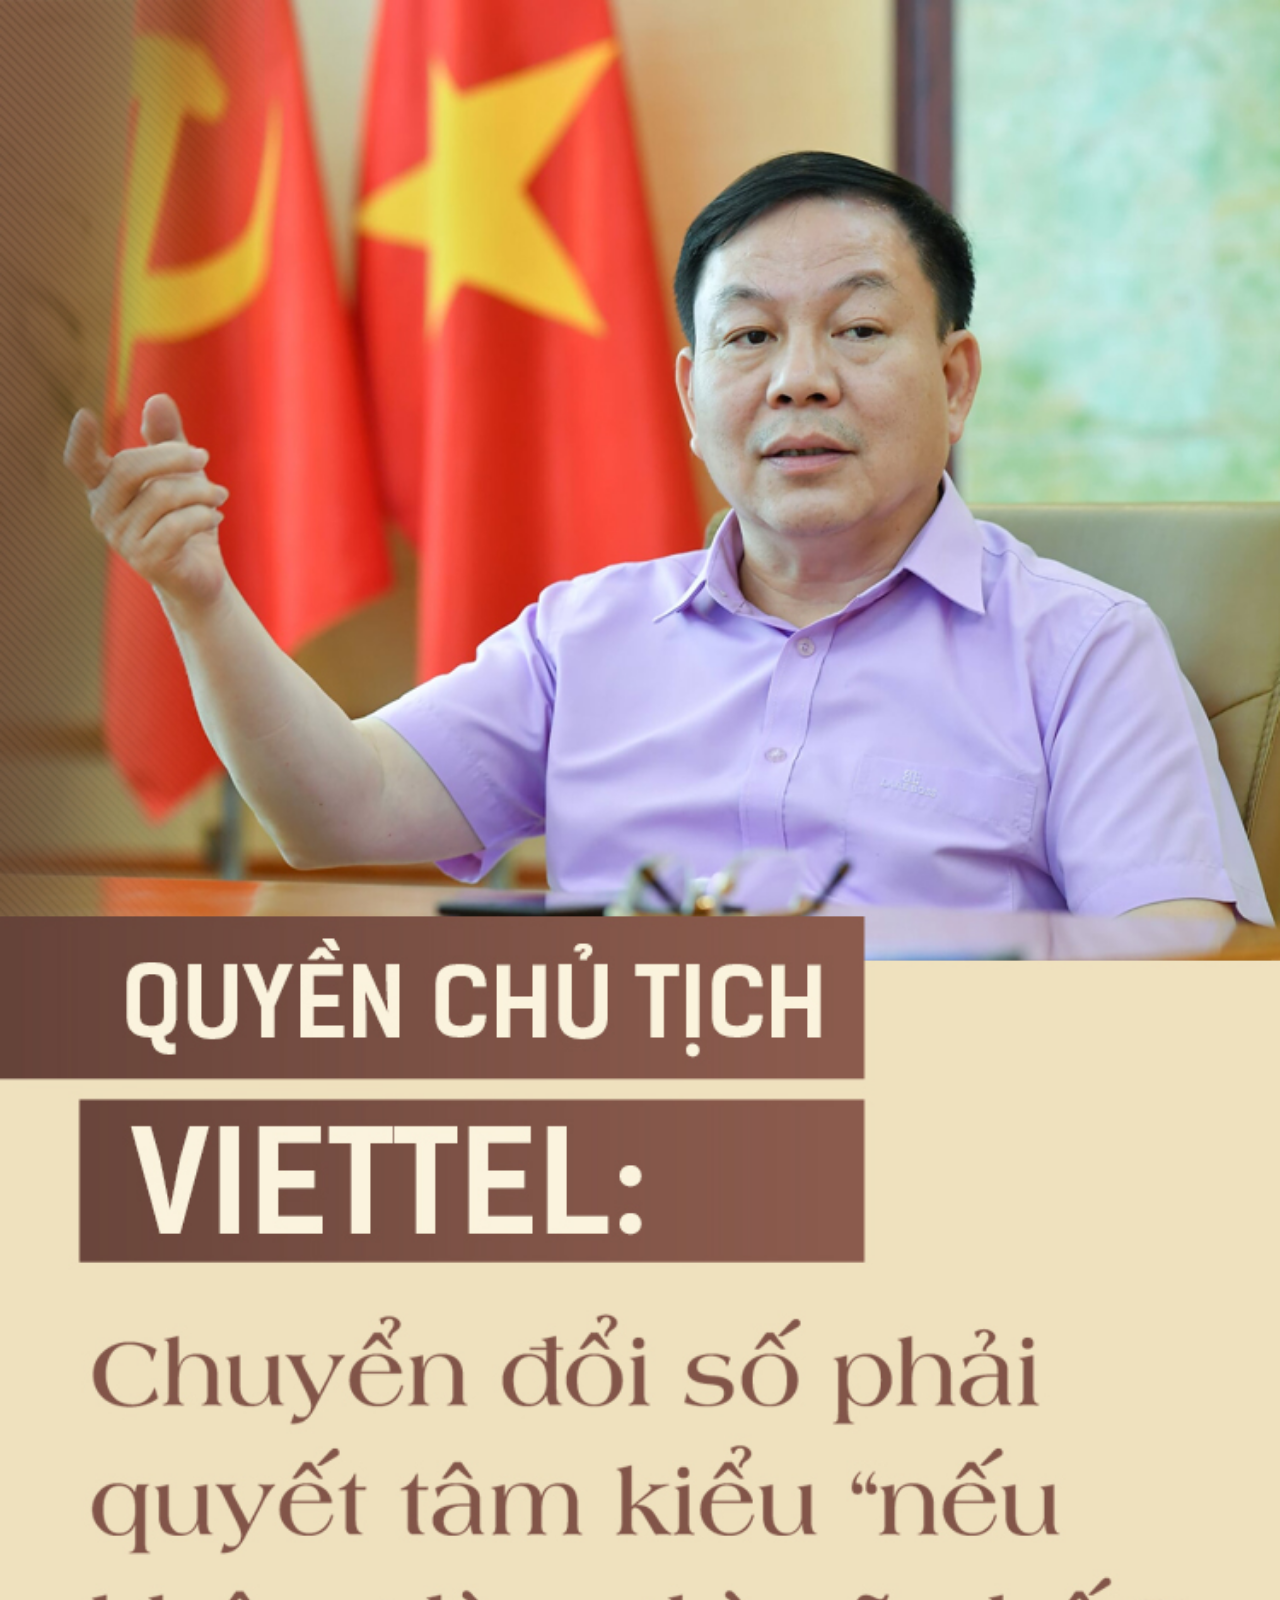
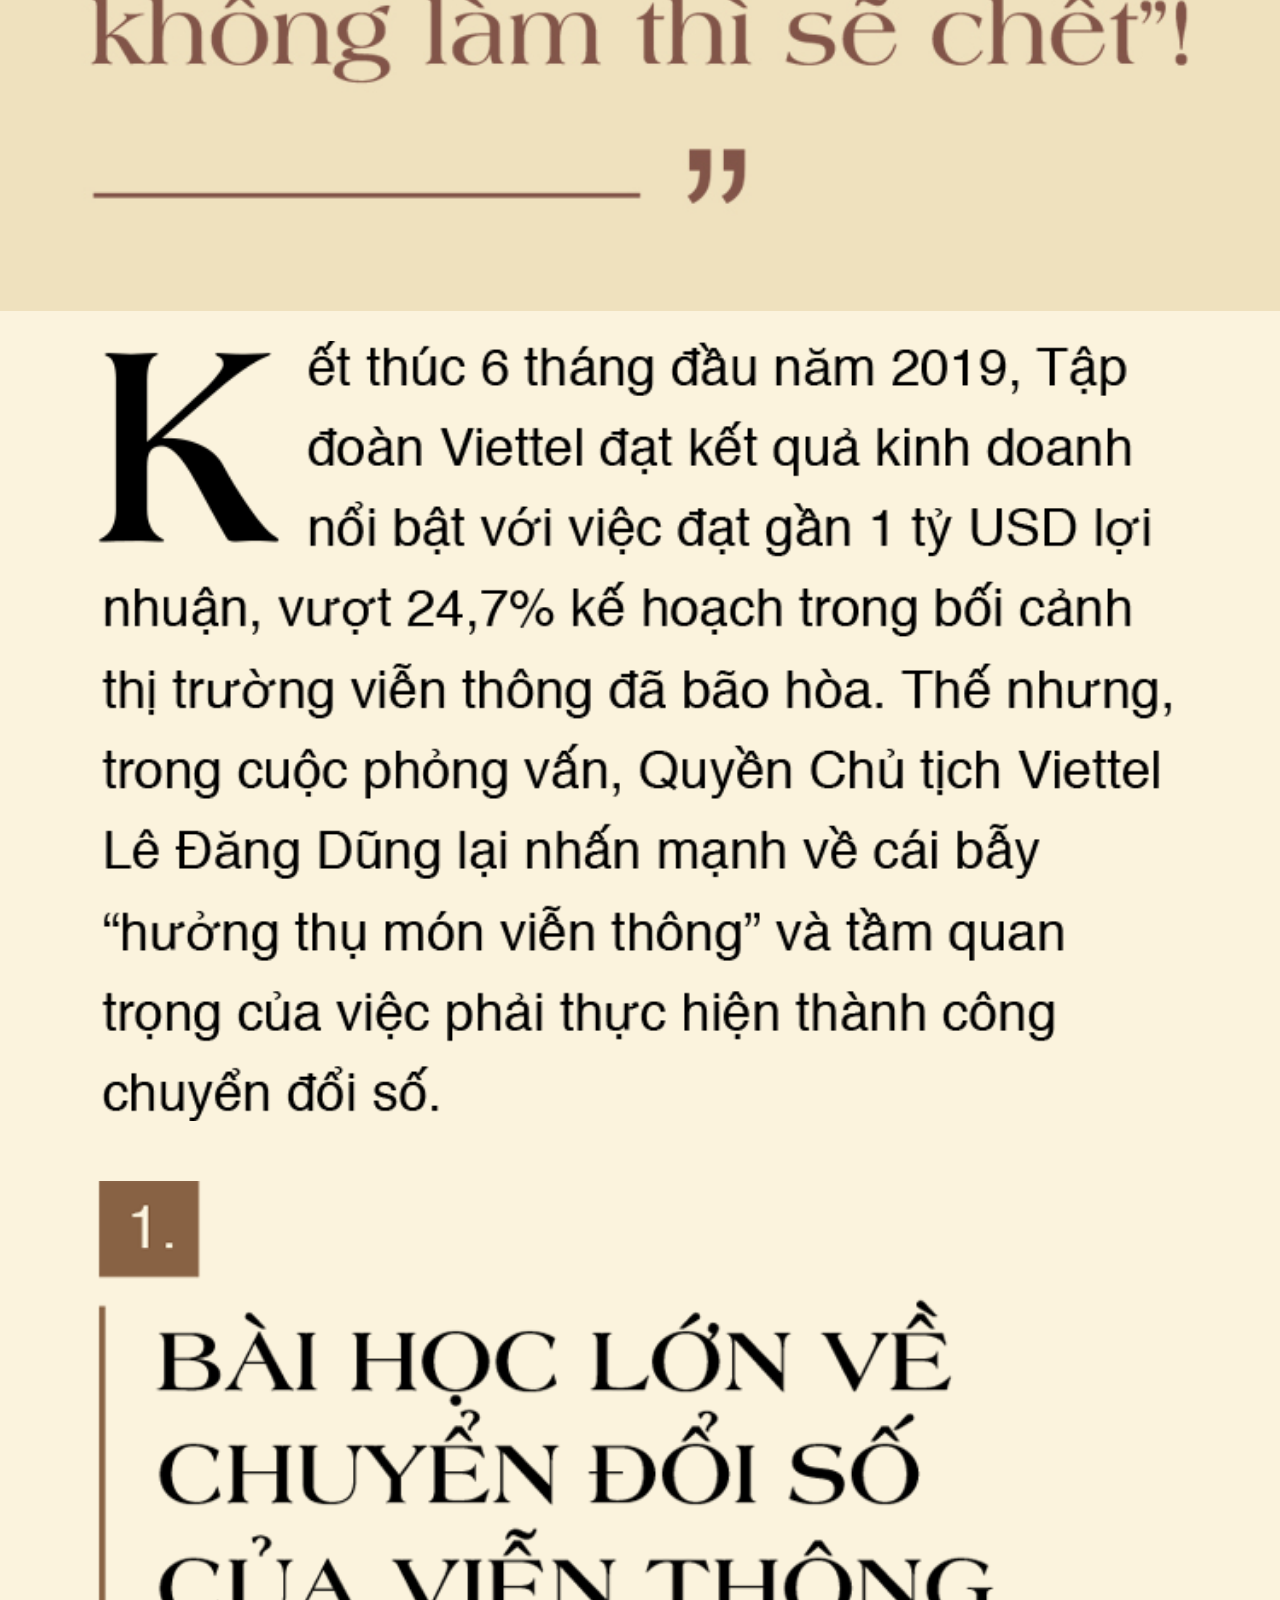
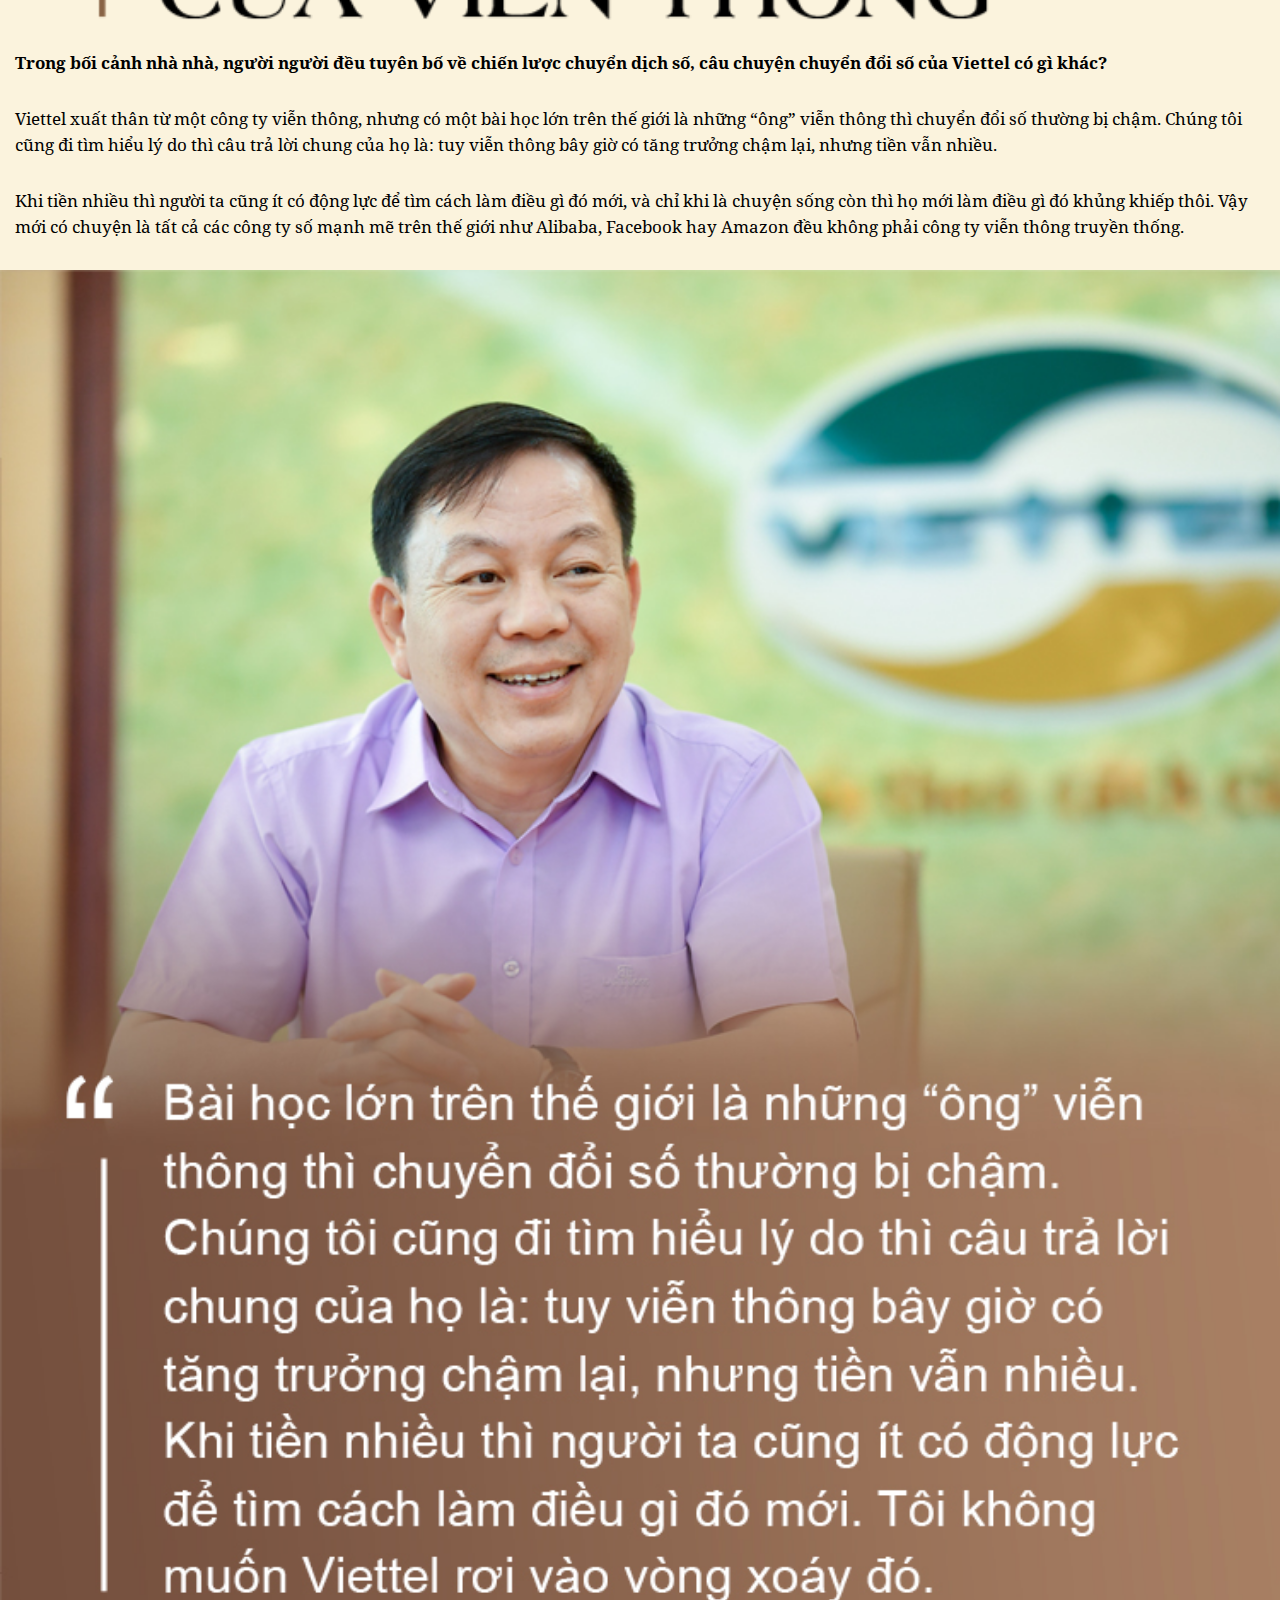
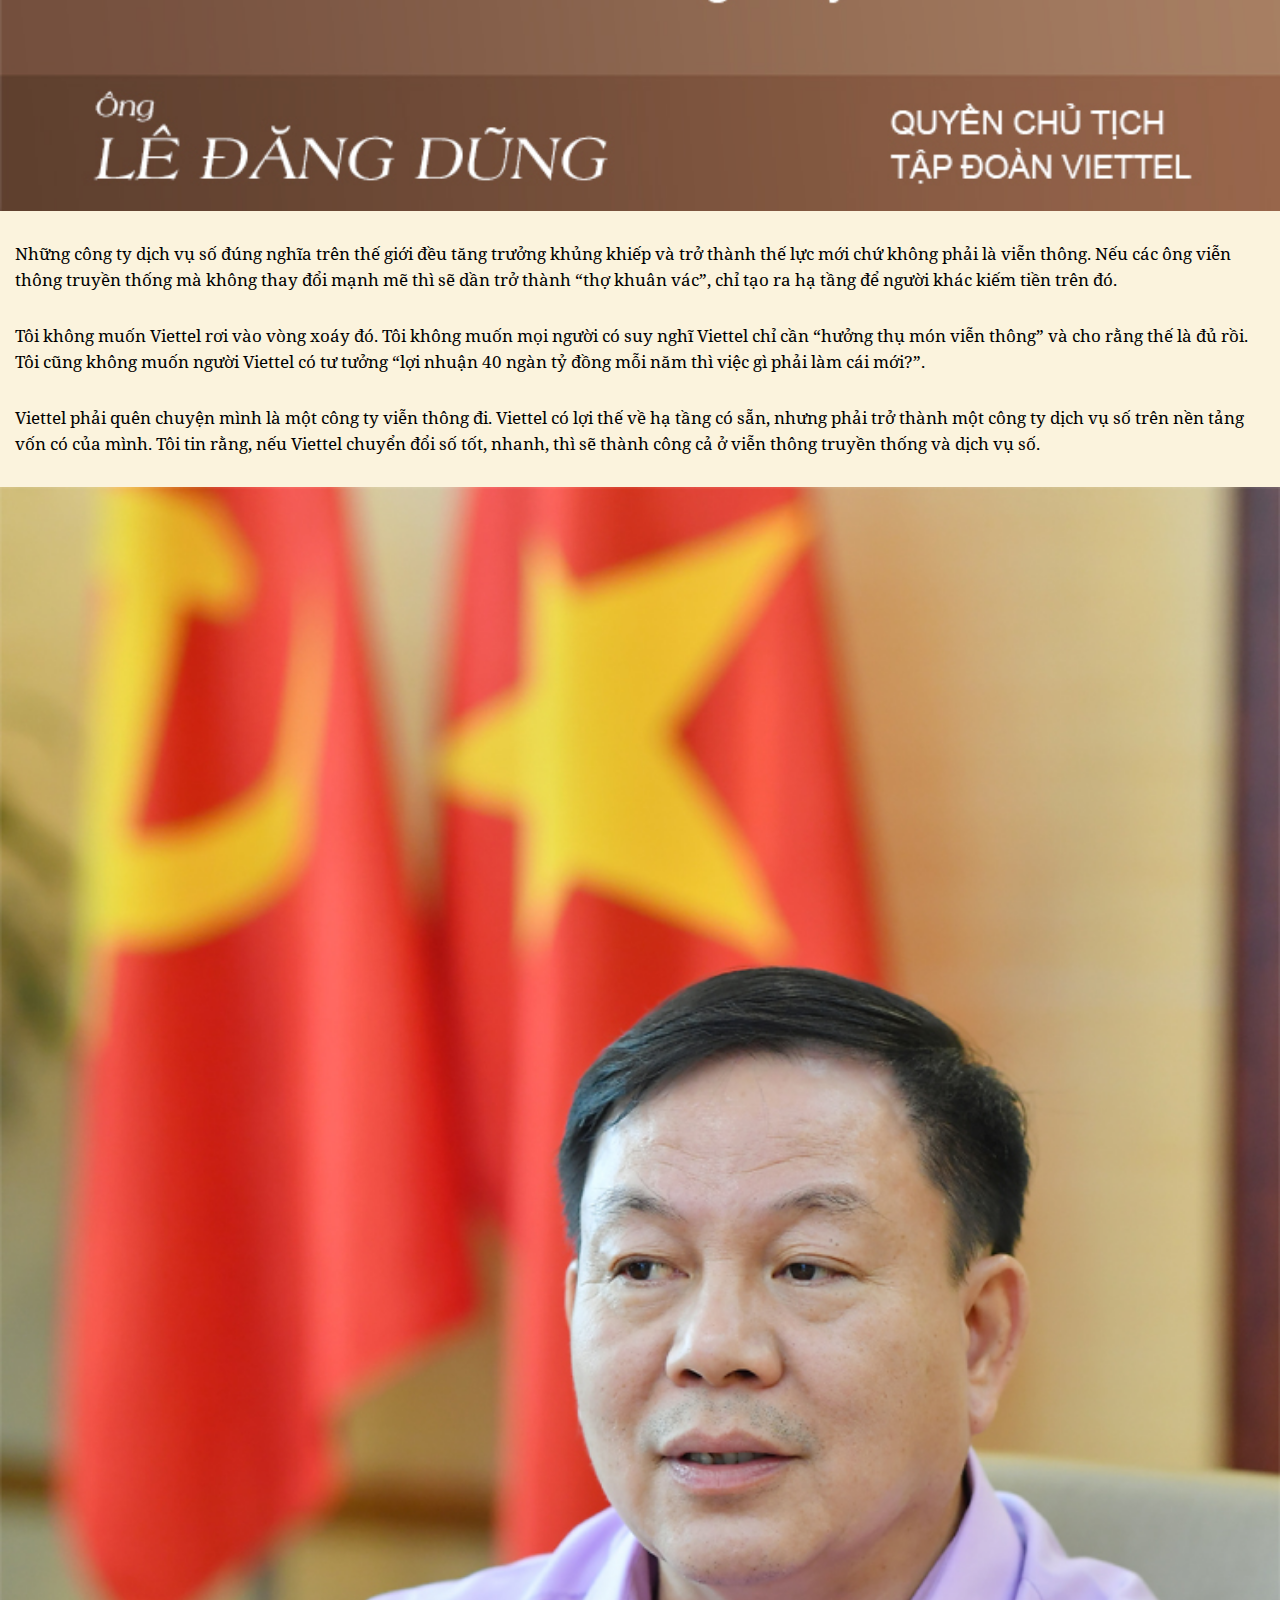
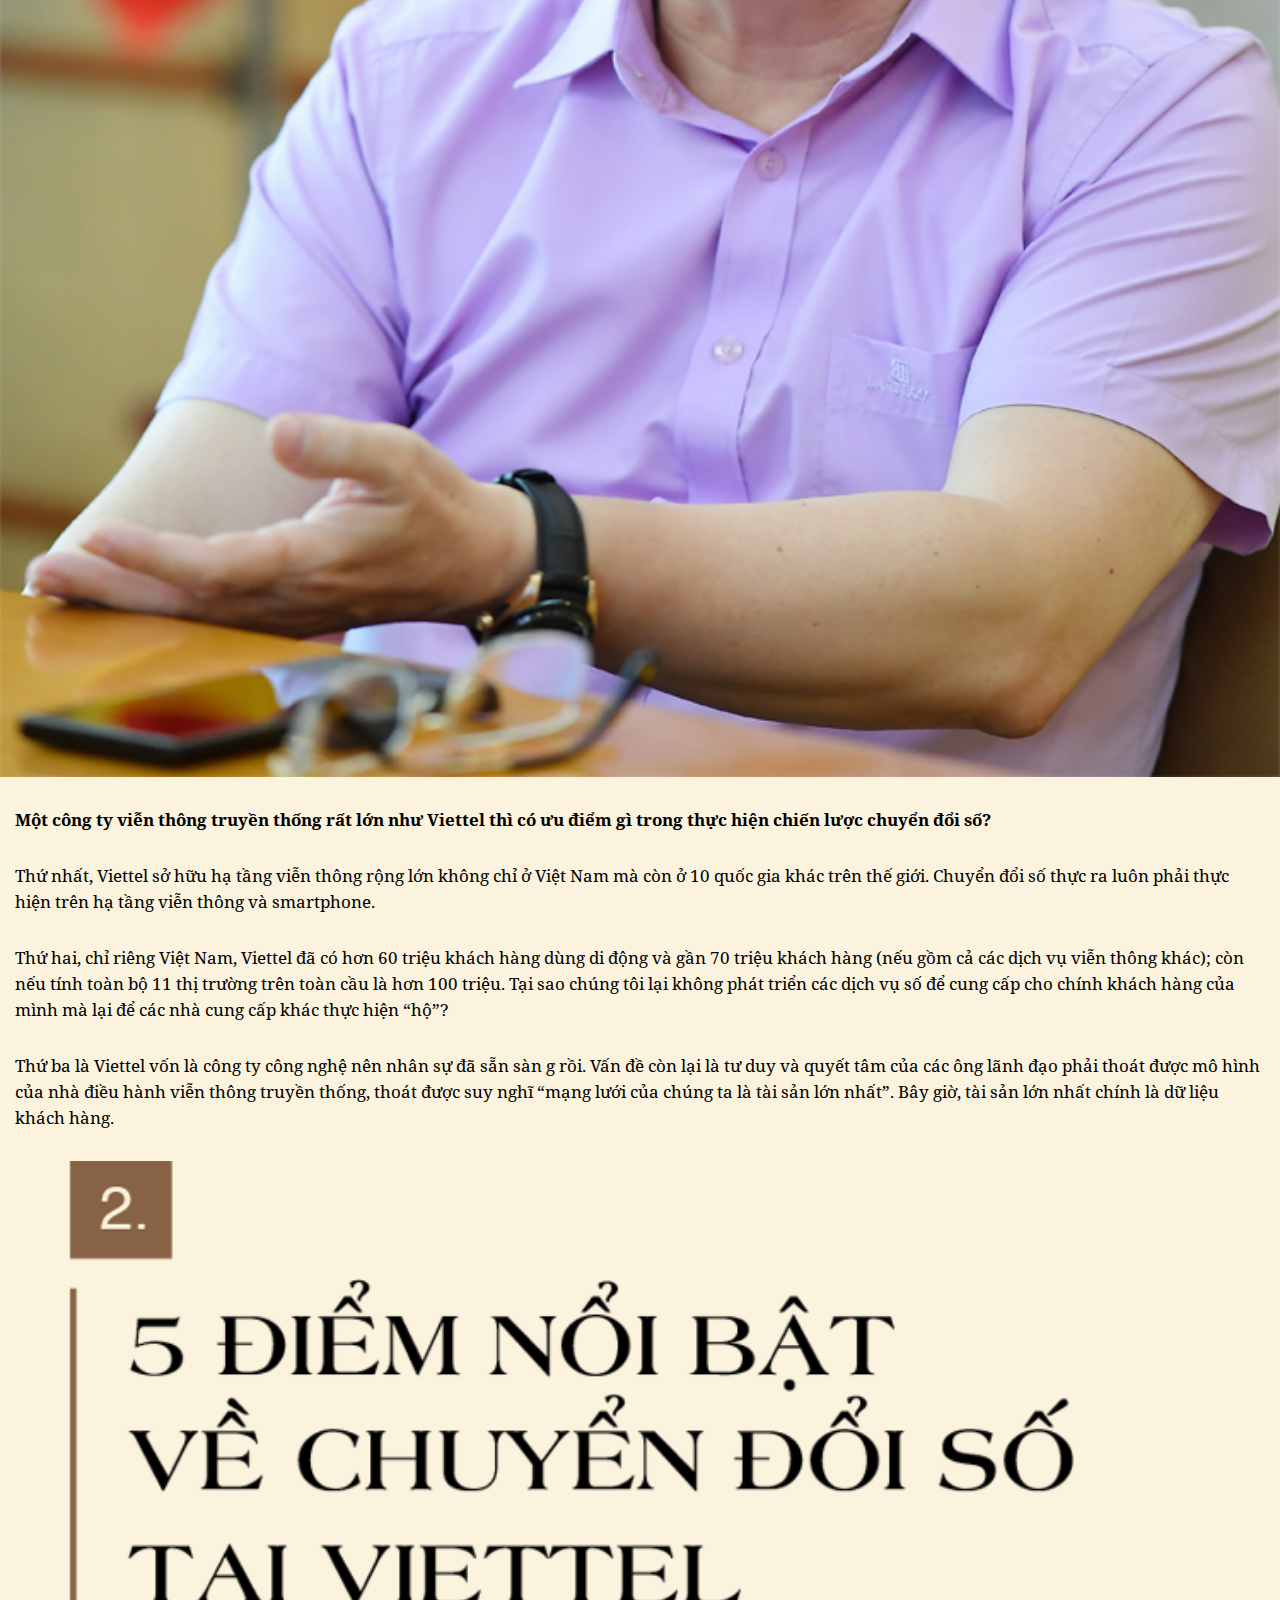
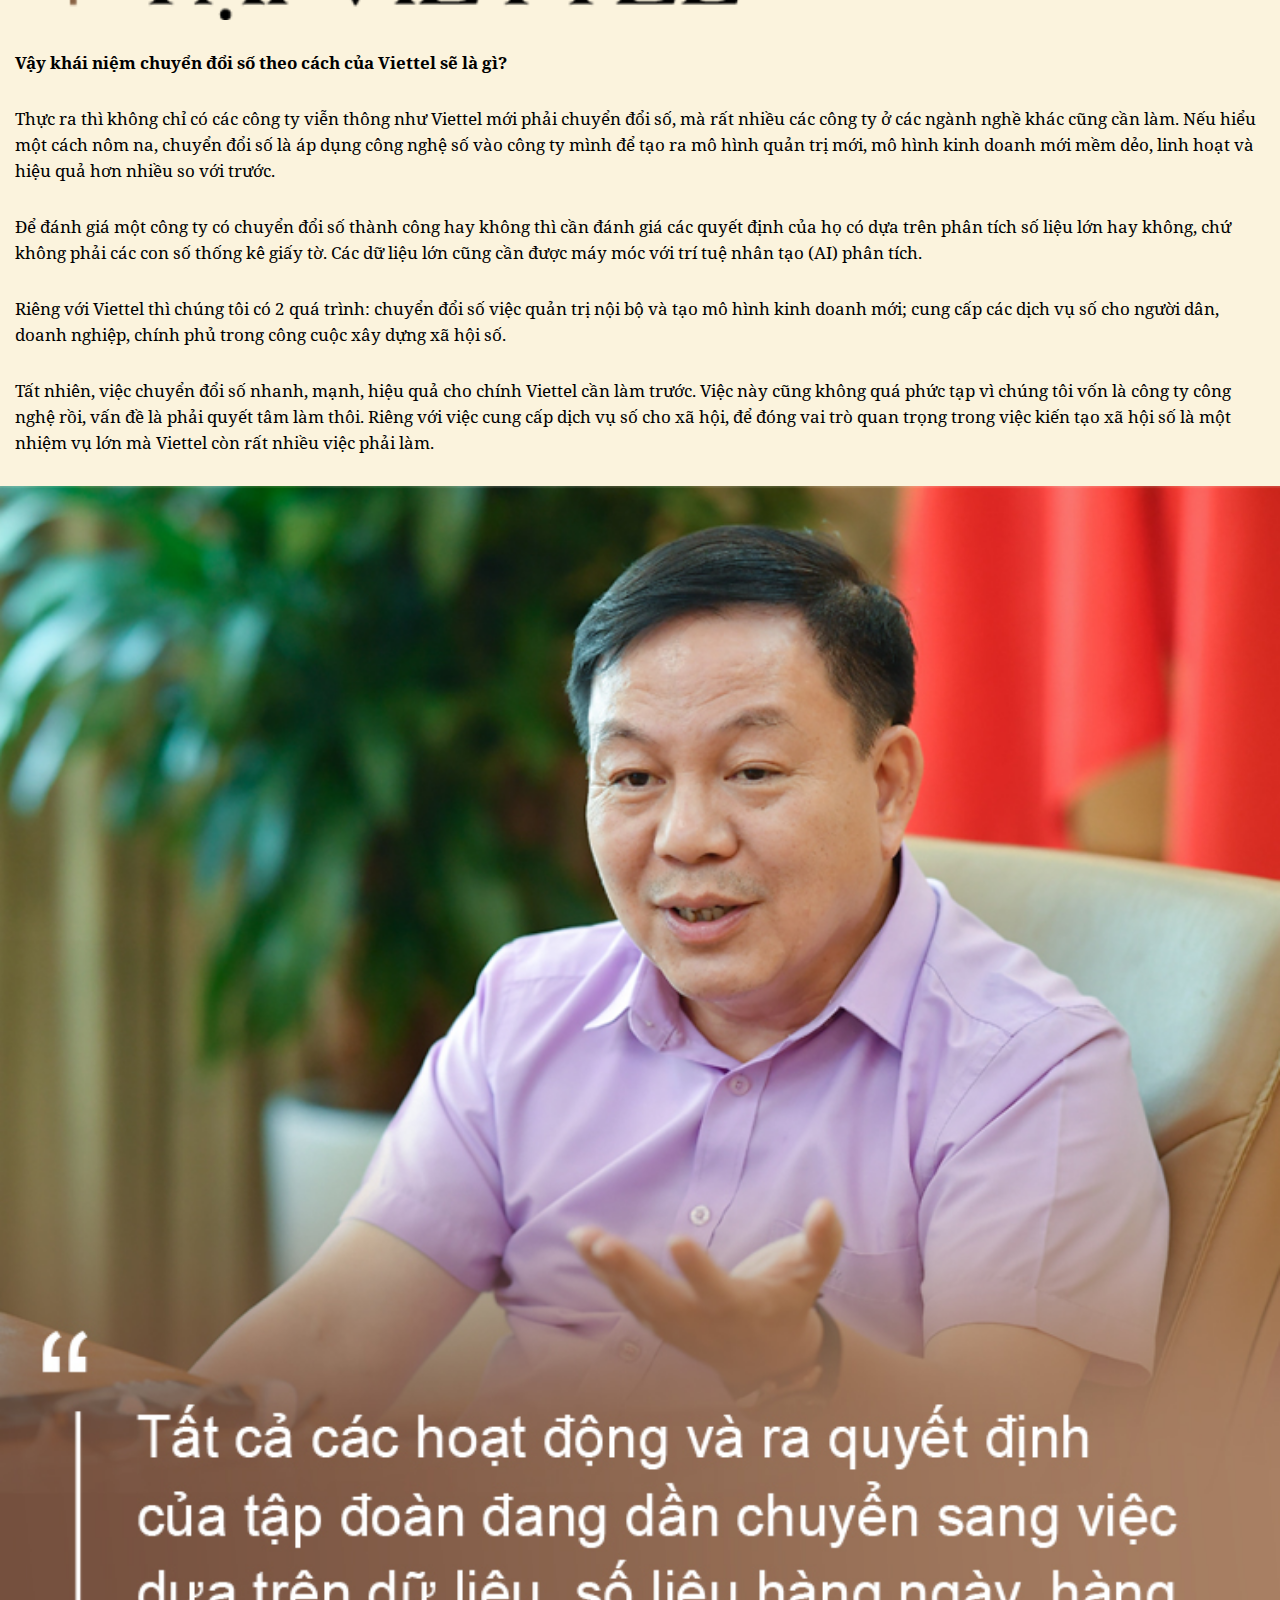
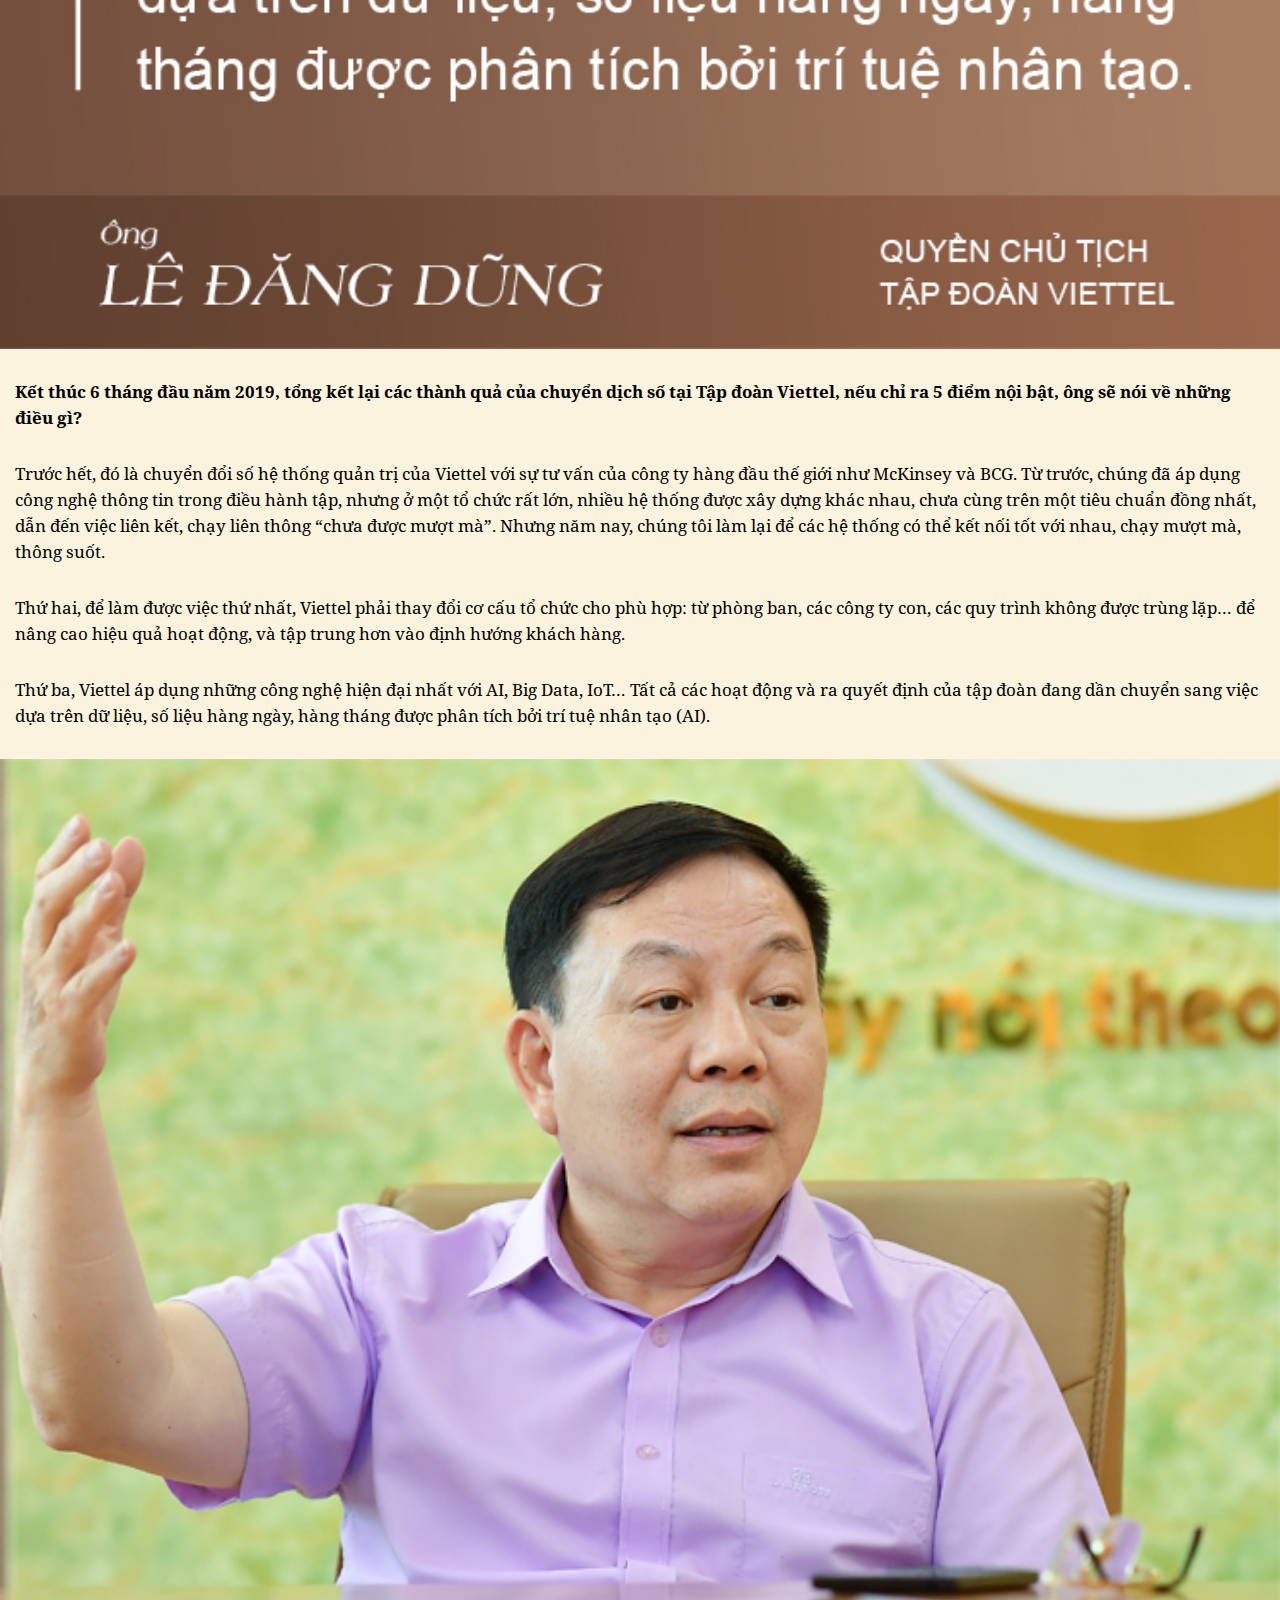
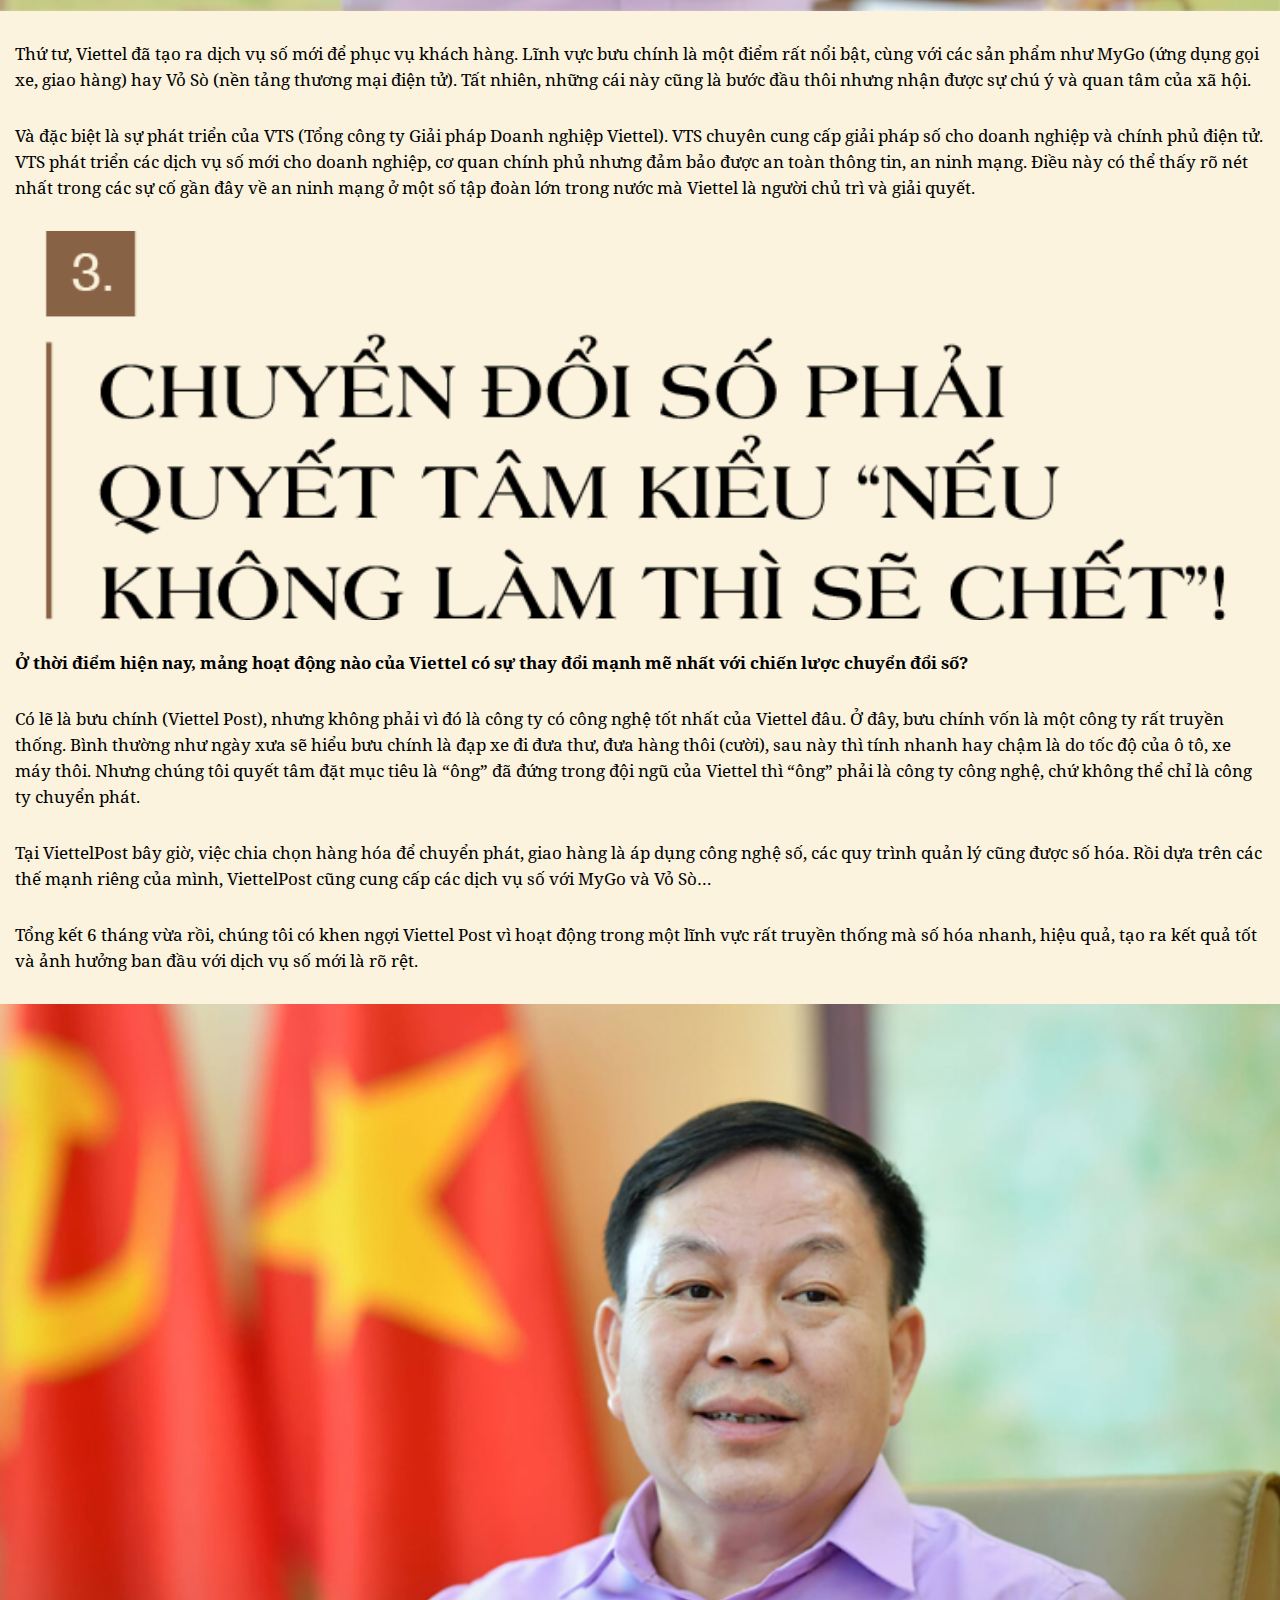
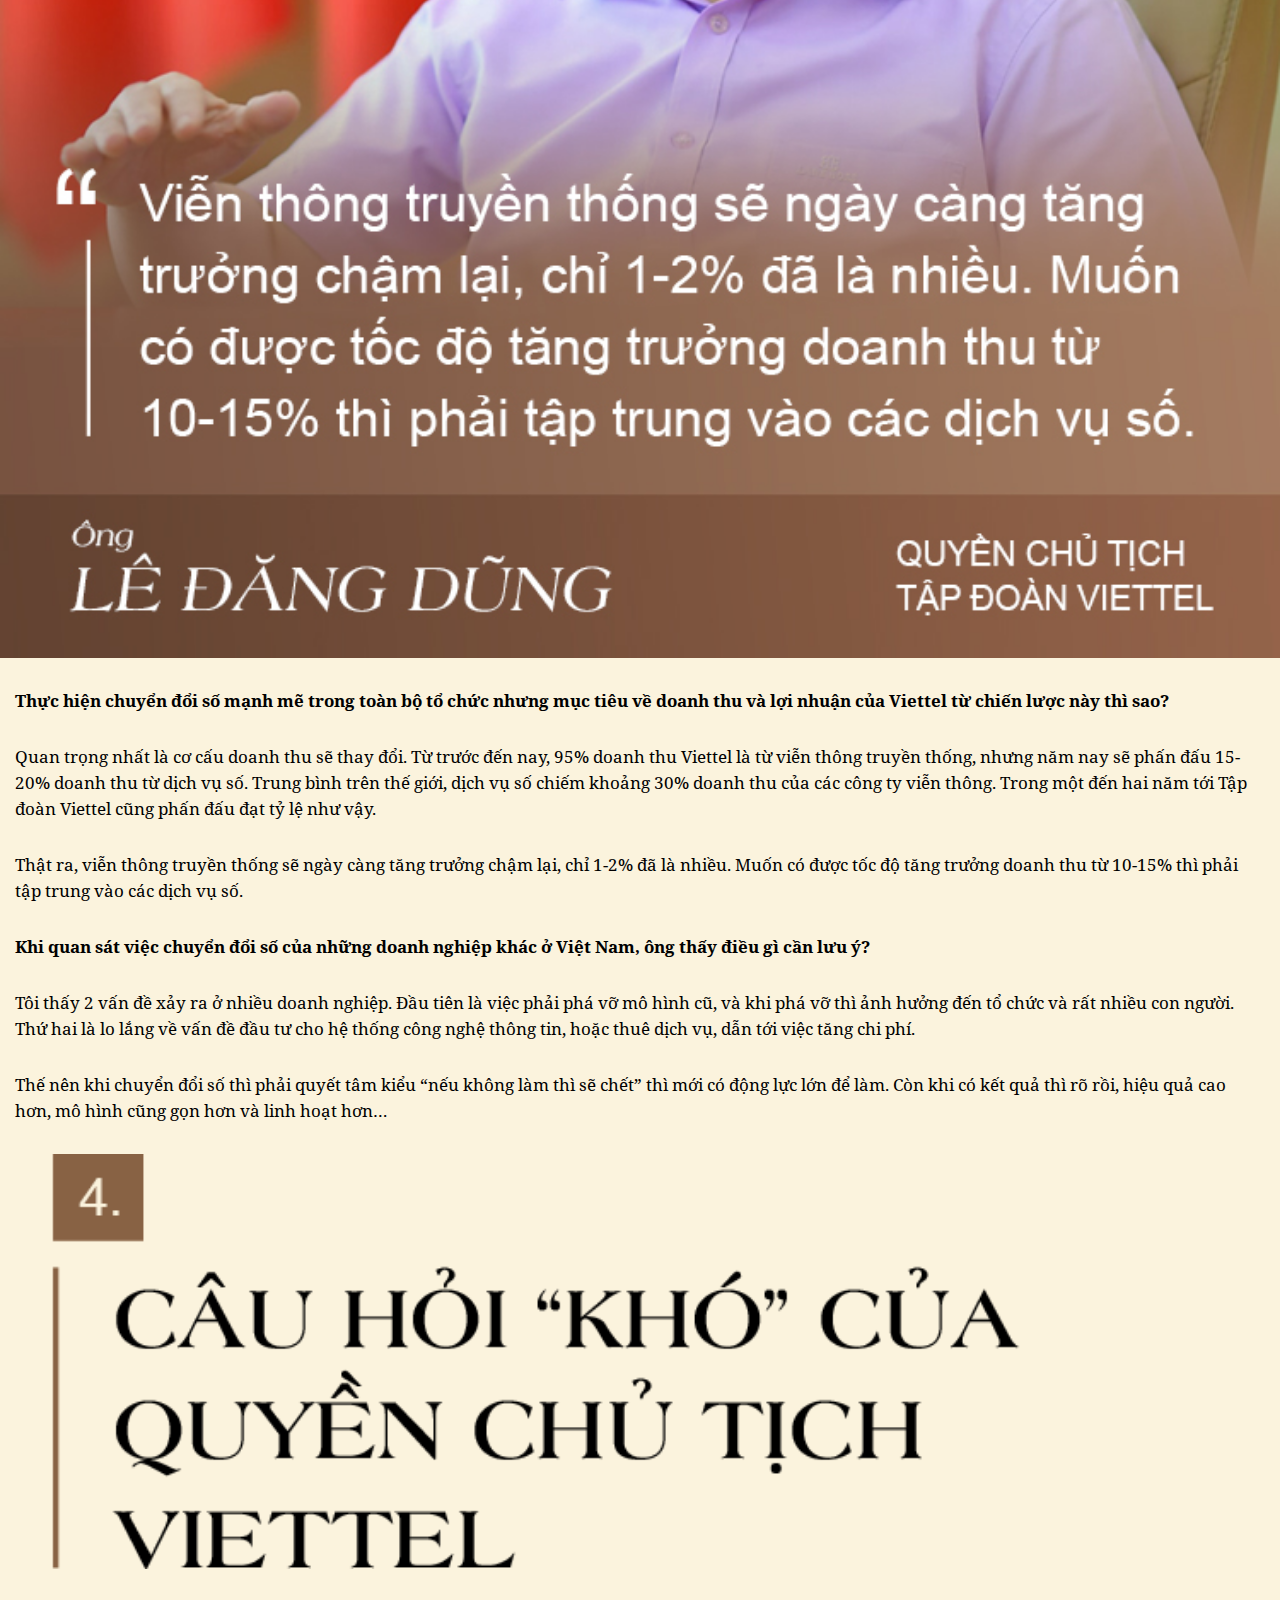
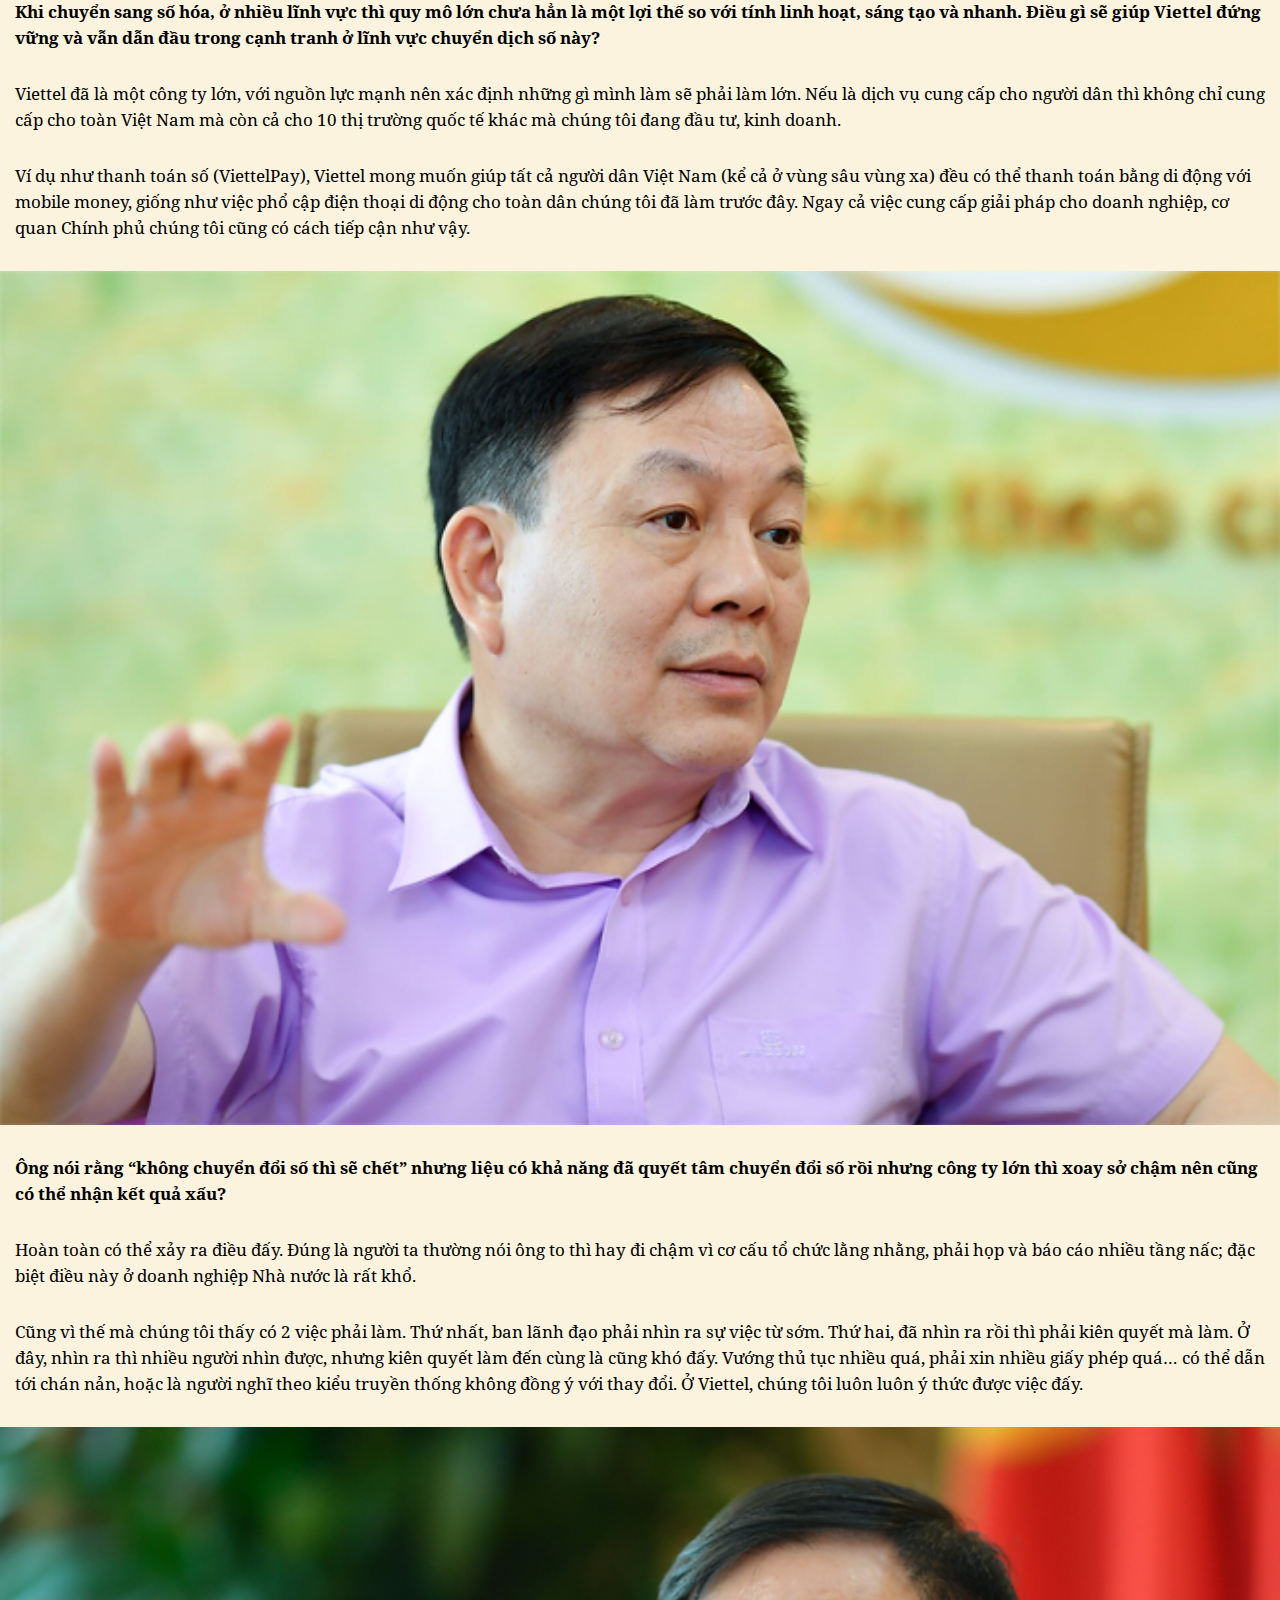
<file: mobile/index.html>
<!DOCTYPE html>
<html lang="en">
<head>
    <meta charset="UTF-8">
    <meta name="viewport" content="width=device-width, initial-scale=1.0">
    <meta http-equiv="X-UA-Compatible" content="ie=edge">
    <title>Quyền chủ tịch Viettel: Chuyển đổi số phải quyết tâm kiểu "nếu không làm thì sẽ chết"!</title>
    <link rel="stylesheet" href="css/reset.css">
    <link rel="stylesheet" href="css/fonts.css">
    <link rel="stylesheet" href="css/style.css">
    <script src="js/jquery-3.3.1.min.js"></script>
</head>
<body>
    <div class="emag-wrapper">
        <div class="emag-cover">
            <img src="images/cover.jpg" alt="">
        </div>

        <div class="emag-sapo">
            <img src="images/sapo.png" alt="">
        </div>

        <div class="emag-main">
            <div class="emag-title">
                <img src="images/title-1.png" alt="">
            </div>

            <div class="emag-content">
                <p class="bold">Trong bối cảnh nhà nhà, người người đều tuyên bố về chiến lược chuyển dịch số, câu chuyện chuyển đổi số của Viettel có gì khác?</p>

                <p>Viettel xuất thân từ một công ty viễn thông, nhưng có một bài học lớn trên thế giới là những “ông” viễn thông thì chuyển đổi số thường bị chậm. Chúng tôi cũng đi tìm hiểu lý do thì câu trả lời chung của họ là: tuy viễn thông bây giờ có tăng trưởng chậm lại, nhưng tiền vẫn nhiều.</p>

                <p>Khi tiền nhiều thì người ta cũng ít có động lực để tìm cách làm điều gì đó mới, và chỉ khi là chuyện sống còn thì họ mới làm điều gì đó khủng khiếp thôi. Vậy mới có chuyện là tất cả các công ty số mạnh mẽ trên thế giới như Alibaba, Facebook hay Amazon đều không phải công ty viễn thông truyền thống.</p>
            </div>

            <img src="images/img-1.jpg" alt="">

            <div class="emag-content">
                <p>Những công ty dịch vụ số đúng nghĩa trên thế giới đều tăng trưởng khủng khiếp và trở thành thế lực mới chứ không phải là viễn thông. Nếu các ông viễn thông truyền thống mà không thay đổi mạnh mẽ thì sẽ dần trở thành “thợ khuân vác”, chỉ tạo ra hạ tầng để người khác kiếm tiền trên đó.</p>

                <p>Tôi không muốn Viettel rơi vào vòng xoáy đó. Tôi không muốn mọi người có suy nghĩ Viettel chỉ cần “hưởng thụ món viễn thông” và cho rằng thế là đủ rồi. Tôi cũng không muốn người Viettel có tư tưởng “lợi nhuận 40 ngàn tỷ đồng mỗi năm thì việc gì phải làm cái mới?”.</p>

                <p>Viettel phải quên chuyện mình là một công ty viễn thông đi. Viettel có lợi thế về hạ tầng có sẵn, nhưng phải trở thành một công ty dịch vụ số trên nền tảng vốn có của mình. Tôi tin rằng, nếu Viettel chuyển đổi số tốt, nhanh, thì sẽ thành công cả ở viễn thông truyền thống và dịch vụ số.</p>
            </div>

            <img src="images/img-2.jpg" alt="">

            <div class="emag-content">
                <p class="bold">Một công ty viễn thông truyền thống rất lớn như Viettel thì có ưu điểm gì trong thực hiện chiến lược chuyển đổi số?</p>

                <p>Thứ nhất, Viettel sở hữu hạ tầng viễn thông rộng lớn không chỉ ở Việt Nam mà còn ở 10 quốc gia khác trên thế giới. Chuyển đổi số thực ra luôn phải thực hiện trên hạ tầng viễn thông và smartphone.</p>

                <p>Thứ hai, chỉ riêng Việt Nam, Viettel đã có hơn 60 triệu khách hàng dùng di động và gần 70 triệu khách hàng (nếu gồm cả các dịch vụ viễn thông khác); còn nếu tính toàn bộ 11 thị trường trên toàn cầu là hơn 100 triệu. Tại sao chúng tôi lại không phát triển các dịch vụ số để cung cấp cho chính khách hàng của mình mà lại để các nhà cung cấp khác thực hiện “hộ”?</p>

                <p>Thứ ba là Viettel vốn là công ty công nghệ nên nhân sự đã sẵn sàn g rồi. Vấn đề còn lại là tư duy và quyết tâm của các ông lãnh đạo phải thoát được mô hình của nhà điều hành viễn thông truyền thống, thoát được suy nghĩ “mạng lưới của chúng ta là tài sản lớn nhất”. Bây giờ, tài sản lớn nhất chính là dữ liệu khách hàng.</p>
            </div>

            <div class="emag-title">
                <img src="images/title-2.png" alt="">
            </div>

            <div class="emag-content">
                <p class="bold">Vậy khái niệm chuyển đổi số theo cách của Viettel sẽ là gì?</p>

                <p>Thực ra thì không chỉ có các công ty viễn thông như Viettel mới phải chuyển đổi số, mà rất nhiều các công ty ở các ngành nghề khác cũng cần làm. Nếu hiểu một cách nôm na, chuyển đổi số là áp dụng công nghệ số vào công ty mình để tạo ra mô hình quản trị mới, mô hình kinh doanh mới mềm dẻo, linh hoạt và hiệu quả hơn nhiều so với trước.</p>

                <p>Để đánh giá một công ty có chuyển đổi số thành công hay không thì cần đánh giá các quyết định của họ có dựa trên phân tích số liệu lớn hay không, chứ không phải các con số thống kê giấy tờ. Các dữ liệu lớn cũng cần được máy móc với trí tuệ nhân tạo (AI) phân tích.</p>

                <p>Riêng với Viettel thì chúng tôi có 2 quá trình: chuyển đổi số việc quản trị nội bộ và tạo mô hình kinh doanh mới; cung cấp các dịch vụ số cho người dân, doanh nghiệp, chính phủ trong công cuộc xây dựng xã hội số.</p>

                <p>Tất nhiên, việc chuyển đổi số nhanh, mạnh, hiệu quả cho chính Viettel cần làm trước. Việc này cũng không quá phức tạp vì chúng tôi vốn là công ty công nghệ rồi, vấn đề là phải quyết tâm làm thôi. Riêng với việc cung cấp dịch vụ số cho xã hội, để đóng vai trò quan trọng trong việc kiến tạo xã hội số là một nhiệm vụ lớn mà Viettel còn rất nhiều việc phải làm.</p>
            </div>

            <img src="images/img-3.jpg" alt="">

            <div class="emag-content">
                <p class="bold">Kết thúc 6 tháng đầu năm 2019, tổng kết lại các thành quả của chuyển dịch số tại Tập đoàn Viettel, nếu chỉ ra 5 điểm nội bật, ông sẽ nói về những điều gì?</p>
                    
                <p>Trước hết, đó là chuyển đổi số hệ thống quản trị của Viettel với sự tư vấn của công ty hàng đầu thế giới như McKinsey và BCG. Từ trước, chúng đã áp dụng công nghệ thông tin trong điều hành tập, nhưng ở một tổ chức rất lớn, nhiều hệ thống được xây dựng khác nhau, chưa cùng trên một tiêu chuẩn đồng nhất, dẫn đến việc liên kết, chạy liên thông “chưa được mượt mà”. Nhưng năm nay, chúng tôi làm lại để các hệ thống có thể kết nối tốt với nhau, chạy mượt mà, thông suốt.</p>

                <p>Thứ hai, để làm được việc thứ nhất, Viettel phải thay đổi cơ cấu tổ chức cho phù hợp: từ phòng ban, các công ty con, các quy trình không được trùng lặp… để nâng cao hiệu quả hoạt động, và tập trung hơn vào định hướng khách hàng.</p>

                <p>Thứ ba, Viettel áp dụng những công nghệ hiện đại nhất với AI, Big Data, IoT… Tất cả các hoạt động và ra quyết định của tập đoàn đang dần chuyển sang việc dựa trên dữ liệu, số liệu hàng ngày, hàng tháng được phân tích bởi trí tuệ nhân tạo (AI).</p>
            </div>

            <img src="images/img-4.jpg" alt="">

            <div class="emag-content">
                <p>Thứ tư, Viettel đã tạo ra dịch vụ số mới để phục vụ khách hàng. Lĩnh vực bưu chính là một điểm rất nổi bật, cùng với các sản phẩm như MyGo (ứng dụng gọi xe, giao hàng) hay Vỏ Sò (nền tảng thương mại điện tử). Tất nhiên, những cái này cũng là bước đầu thôi nhưng nhận được sự chú ý và quan tâm của xã hội.</p>

                <p>Và đặc biệt là sự phát triển của VTS (Tổng công ty Giải pháp Doanh nghiệp Viettel). VTS chuyên cung cấp giải pháp số cho doanh nghiệp và chính phủ điện tử. VTS phát triển các dịch vụ số mới cho doanh nghiệp, cơ quan chính phủ nhưng đảm bảo được an toàn thông tin, an ninh mạng. Điều này có thể thấy rõ nét nhất trong các sự cố gần đây về an ninh mạng ở một số tập đoàn lớn trong nước mà Viettel là người chủ trì và giải quyết.</p>
            </div>

            <div class="emag-title">
                <img src="images/title-3.png" alt="">
            </div>

            <div class="emag-content">
                <p class="bold">Ở thời điểm hiện nay, mảng hoạt động nào của Viettel có sự thay đổi mạnh mẽ nhất với chiến lược chuyển đổi số?</p>

                <p>Có lẽ là bưu chính (Viettel Post), nhưng không phải vì đó là công ty có công nghệ tốt nhất của Viettel đâu. Ở đây, bưu chính vốn là một công ty rất truyền thống. Bình thường như ngày xưa sẽ hiểu bưu chính là đạp xe đi đưa thư, đưa hàng thôi (cười), sau này thì tính nhanh hay chậm là do tốc độ của ô tô, xe máy thôi. Nhưng chúng tôi quyết tâm đặt mục tiêu là “ông” đã đứng trong đội ngũ của Viettel thì “ông” phải là công ty công nghệ, chứ không thể chỉ là công ty chuyển phát.</p>

                <p>Tại ViettelPost bây giờ, việc chia chọn hàng hóa để chuyển phát, giao hàng là áp dụng công nghệ số, các quy trình quản lý cũng được số hóa. Rồi dựa trên các thế mạnh riêng của mình, ViettelPost cũng cung cấp các dịch vụ số với MyGo và Vỏ Sò…</p>

                <p>Tổng kết 6 tháng vừa rồi, chúng tôi có khen ngợi Viettel Post vì hoạt động trong một lĩnh vực rất truyền thống mà số hóa nhanh, hiệu quả, tạo ra kết quả tốt và ảnh hưởng ban đầu với dịch vụ số mới là rõ rệt.</p>
            </div>

            <img src="images/img-5.jpg" alt="">

            <div class="emag-content">
                <p class="bold">Thực hiện chuyển đổi số mạnh mẽ trong toàn bộ tổ chức nhưng mục tiêu về doanh thu và lợi nhuận của Viettel từ chiến lược này thì sao?</p>

                <p>Quan trọng nhất là cơ cấu doanh thu sẽ thay đổi. Từ trước đến nay, 95% doanh thu Viettel là từ viễn thông truyền thống, nhưng năm nay sẽ phấn đấu 15-20% doanh thu từ dịch vụ số. Trung bình trên thế giới, dịch vụ số chiếm khoảng 30% doanh thu của các công ty viễn thông. Trong một đến hai năm tới Tập đoàn Viettel cũng phấn đấu đạt tỷ lệ như vậy.</p>

                <p>Thật ra, viễn thông truyền thống sẽ ngày càng tăng trưởng chậm lại, chỉ 1-2% đã là nhiều. Muốn có được tốc độ tăng trưởng doanh thu từ 10-15% thì phải tập trung vào các dịch vụ số.</p>

                <p class="bold">Khi quan sát việc chuyển đổi số của những doanh nghiệp khác ở Việt Nam, ông thấy điều gì cần lưu ý?</p>

                <p>Tôi thấy 2 vấn đề xảy ra ở nhiều doanh nghiệp. Đầu tiên là việc phải phá vỡ mô hình cũ, và khi phá vỡ thì ảnh hưởng đến tổ chức và rất nhiều con người. Thứ hai là lo lắng về vấn đề đầu tư cho hệ thống công nghệ thông tin, hoặc thuê dịch vụ, dẫn tới việc tăng chi phí.</p>

                <p>Thế nên khi chuyển đổi số thì phải quyết tâm kiểu “nếu không làm thì sẽ chết” thì mới có động lực lớn để làm. Còn khi có kết quả thì rõ rồi, hiệu quả cao hơn, mô hình cũng gọn hơn và linh hoạt hơn…</p>
            </div>

            <div class="emag-title">
                <img src="images/title-4.png" alt="">
            </div>

            <div class="emag-content">
                <p class="bold">Khi chuyển sang số hóa, ở nhiều lĩnh vực thì quy mô lớn chưa hẳn là một lợi thế so với tính linh hoạt, sáng tạo và nhanh. Điều gì sẽ giúp Viettel đứng vững và vẫn dẫn đầu trong cạnh tranh ở lĩnh vực chuyển dịch số này?</p>

                <p>Viettel đã là một công ty lớn, với nguồn lực mạnh nên xác định những gì mình làm sẽ phải làm lớn. Nếu là dịch vụ cung cấp cho người dân thì không chỉ cung cấp cho toàn Việt Nam mà còn cả cho 10 thị trường quốc tế khác mà chúng tôi đang đầu tư, kinh doanh.</p>

                <p>Ví dụ như thanh toán số (ViettelPay), Viettel mong muốn giúp tất cả người dân Việt Nam (kể cả ở vùng sâu vùng xa) đều có thể thanh toán bằng di động với mobile money, giống như việc phổ cập điện thoại di động cho toàn dân chúng tôi đã làm trước đây. Ngay cả việc cung cấp giải pháp cho doanh nghiệp, cơ quan Chính phủ chúng tôi cũng có cách tiếp cận như vậy.</p>
            </div>

            <img src="images/img-6.jpg" alt="">

            <div class="emag-content">
                <p class="bold">Ông nói rằng “không chuyển đổi số thì sẽ chết” nhưng liệu có khả năng đã quyết tâm chuyển đổi số rồi nhưng công ty lớn thì xoay sở chậm nên cũng có thể nhận kết quả xấu?</p>

                <p>Hoàn toàn có thể xảy ra điều đấy. Đúng là người ta thường nói ông to thì hay đi chậm vì cơ cấu tổ chức lằng nhằng, phải họp và báo cáo nhiều tầng nấc; đặc biệt điều này ở doanh nghiệp Nhà nước là rất khổ.</p>

                <p>Cũng vì thế mà chúng tôi thấy có 2 việc phải làm. Thứ nhất, ban lãnh đạo phải nhìn ra sự việc từ sớm. Thứ hai, đã nhìn ra rồi thì phải kiên quyết mà làm. Ở đây, nhìn ra thì nhiều người nhìn được, nhưng kiên quyết làm đến cùng là cũng khó đấy. Vướng thủ tục nhiều quá, phải xin nhiều giấy phép quá… có thể dẫn tới chán nản, hoặc là người nghĩ theo kiểu truyền thống không đồng ý với thay đổi. Ở Viettel, chúng tôi luôn luôn ý thức được việc đấy.</p>
            </div>

            <img src="images/img-7.jpg" alt="">

            <div class="emag-content">
                <p class="bold">Nhìn vào bài học chuyển đổi số của của các doanh nghiệp khác, ông rút ra được những điều gì cho Viettel?</p>

                <p>Tôi hay nhìn vào Alibaba. Alibaba không có hạ tầng viễn thông, Jack Ma luôn nói mình chẳng phải chuyên gia công nghệ thông tin, nhưng họ đã trở thành công ty dịch vụ số thuộc loại lớn nhất thế giới. Tôi tự đặt câu hỏi: “Họ không có hạ tầng, ban đầu không có cơ sở khách hàng, mọi thứ đều phải đi thuê… mà làm được thì Viettel có đầy đủ các thứ tại sao không làm được?”.</p>

                <p>Vì thế, chúng tôi quyết tâm vẫn làm tốt công ty viễn thông truyền thống, và phát triển mới thành công với dịch vụ số.</p>

                <p class="bold">Về mặt cá nhân, khi thực sự hiện chiến lược chuyển đổi số, ông – với tư cách là Chủ tịch Tập đoàn Viettel, đã “chuyển đổi số” như thế nào?</p>

                <p>Thay đổi lớn nhất trong vai trò người lãnh đạo thể hiện trong cách điều hành hàng ngày. Một công ty thực sự chuyển đổi số thì hoạt động quản lý cần được dựa trên dữ liệu lớn được phân tích bởi trí tuệ nhân tạo, chứ không dựa phần lớn vào đánh giá chủ quan của người lãnh đạo, với số liệu được in báo cáo trên giấy. Đây là điều bắt buộc phải thay đổi trong cách điều hành của tôi.</p>

                <p>Tuy nhiên, cái thay đổi nhiều hơn là luôn luôn phải quan sát và nhạy cảm hơn ngày xưa. Phải luôn quan sát thế giới và thị trường trong nước xem xu hướng như thế nào và nhận ra điều đó càng sớm càng tốt. Khi đã nhận ra rồi thì quyết nhanh và phải làm bằng được, ông nào không quyết tâm sẽ phải đứng qua một bên.</p>
            </div>

            <div class="emag-credit">
                <p>Bài: Linh Hà</p>
                <p>Ảnh: Trần Tuấn</p>
                <p>Thiết kế: Thu Hằng</p>
            </div>
        </div>
    </div>
</body>
</html>
</file>
<file: mobile/css/fonts.css>
@font-face {
    font-family: 'NotoSerif';
    src: url('../fonts/NotoSerif-Regular.ttf') format('truetype');
    font-weight: 400;
}
@font-face {
    font-family: 'NotoSerif';
    src: url('../fonts/NotoSerif-Italic.ttf') format('truetype');
    font-weight: 400;
    font-style: italic;
}
@font-face {
    font-family: 'NotoSerif';
    src: url('../fonts/NotoSerif-Bold.ttf') format('truetype');
    font-weight: 700;
}
@font-face {
    font-family: 'NotoSerif';
    src: url('../fonts/NotoSerif-BoldItalic.ttf') format('truetype');
    font-weight: 700;
    font-style: italic
}
@font-face {
    font-family: 'Gotham';
    src: url('../fonts/Gotham.ttf') format('truetype');
    font-weight: 400;
}
</file>
<file: mobile/css/style.css>
*, *::before, *::after {
    margin: 0;
    padding: 0;
    box-sizing: border-box;
    -webkit-box-sizing: border-box;
    -moz-box-sizing: border-box;
}
img {
    vertical-align: middle;
}
.emag-wrapper {
    background-color: #fbf3dd;
}
/* .emag-cover {
    padding-top: 46px;
    background-color: #000;
} */
.emag-cover img {
    width: 100%;
}
.emag-sapo {
    margin: 30px auto 60px;
}
.emag-sapo img {
    width: 100%;
}
.emag-quote {
    background-color: #ffe2d9;
    padding: 40px 15px 1px;
}
.emag-quote-head {
    font-family: 'Gotham', sans-serif;
    font-size: 30px;
    color: #343434;
    text-transform: uppercase;
    margin-bottom: 30px
}
.emag-quote-head span {
    display: inline-block;
}
.emag-quote-head span::after {
    content: '';
    display: block;
    width: 100%;
    height: 2px;
    background-color: #665f5d;
}
.emag-quote-text {
    font-family: 'NotoSerif', serif;
    font-style: italic;
    font-size: 17px;
    line-height: 26px;
    margin-bottom: 30px
}
.emag-title {
    margin: 30px auto 0;
}
.emag-title img {
    width: 100%;
}
.emag-content {
    padding: 0 15px;
}
.emag-content p {
    font-family: 'NotoSerif', serif;
    font-size: 17px;
    line-height: 26px;
    margin-bottom: 30px;
}
.emag-content p.bold {
    font-weight: 700;
}
.emag-main img {
    width: 100%;
    margin-bottom: 30px;
}
.emag-fullwidth {
    background-color: #99d5d0;
    margin-top: 60px;
    padding-top: 30px;
    padding-bottom: 55px;
}
.emag-fullwidth p {
    /* color: #cccccc; */
}
.emag-credit {
    margin-top: 50px;
    padding-bottom: 50px;
    padding-left: 15px;
}
.emag-credit p {
    font-size: 16px;
    line-height: 25px;
    margin-bottom: 0;
    font-family: 'NotoSerif', serif;
    font-weight: 700;
}
.emag-credit img {
    width: 100%;
    display: block;
    margin: 0 auto;
}
</file>
